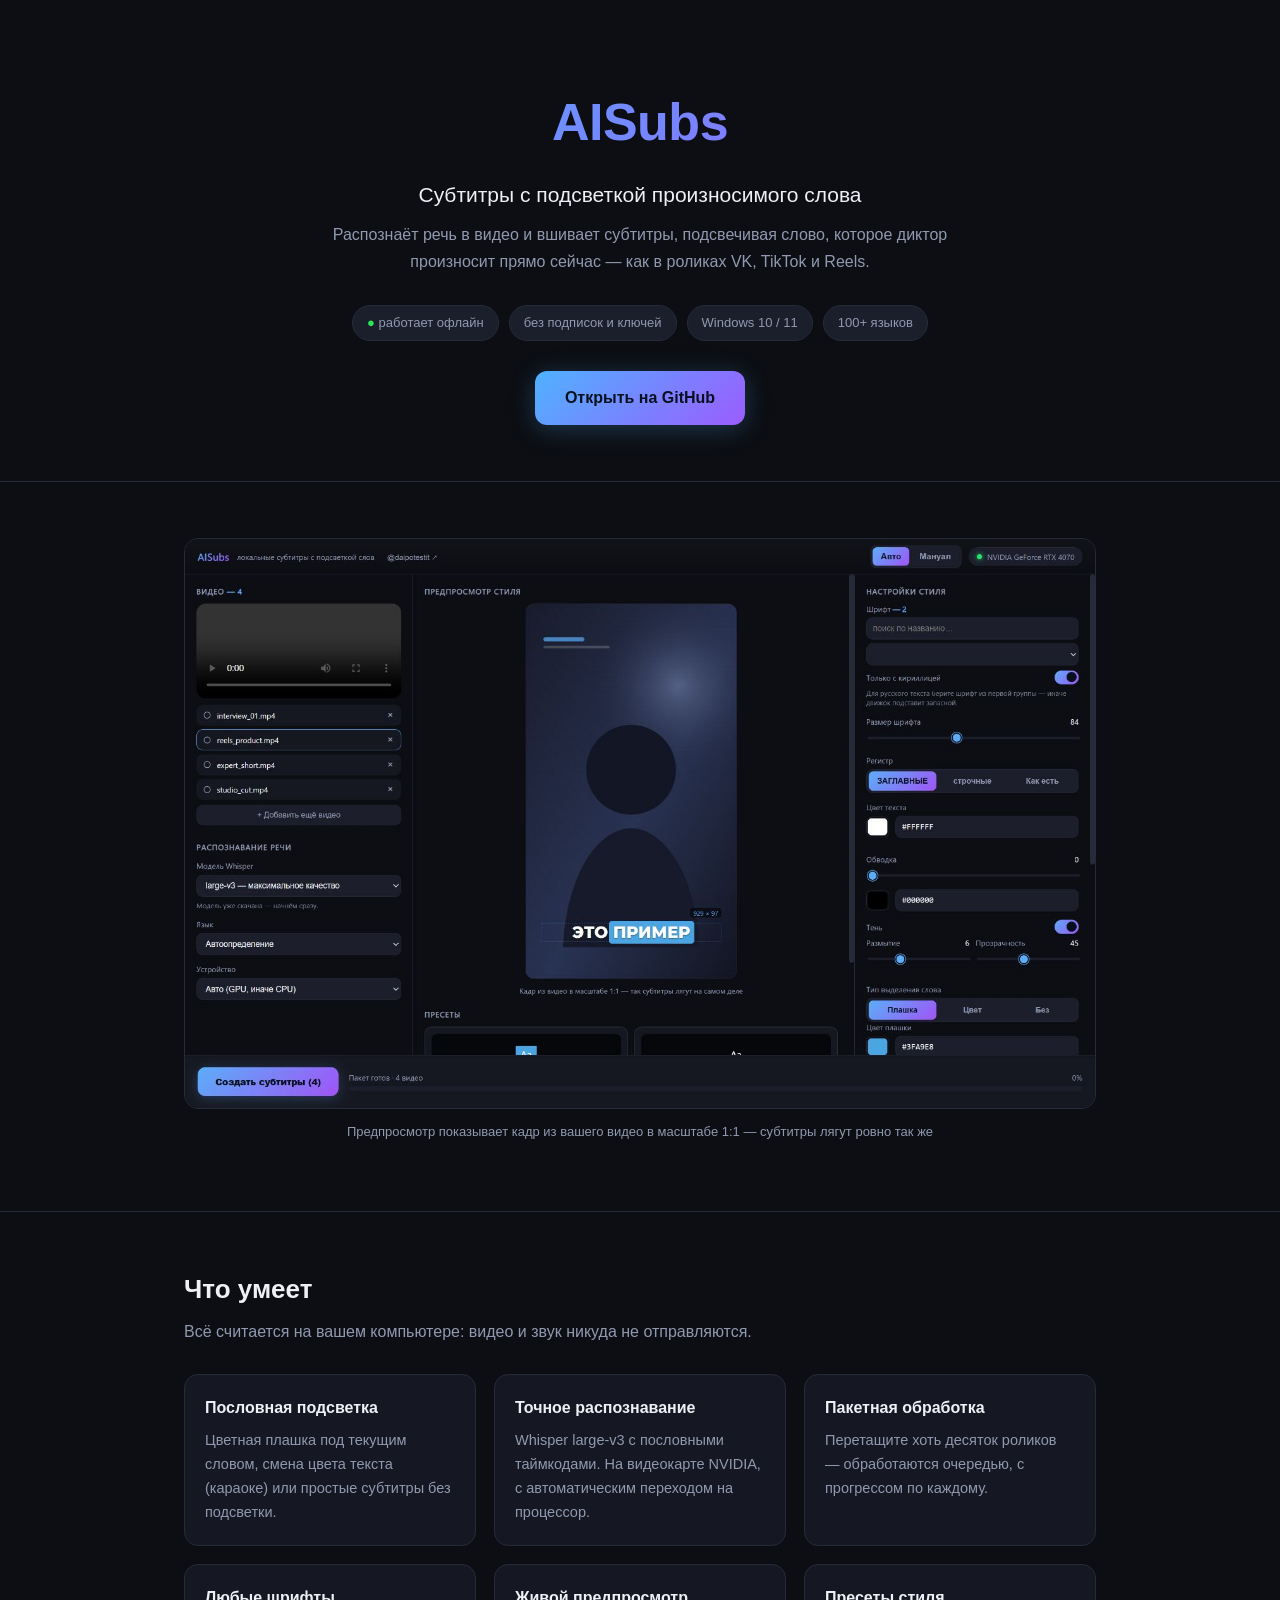
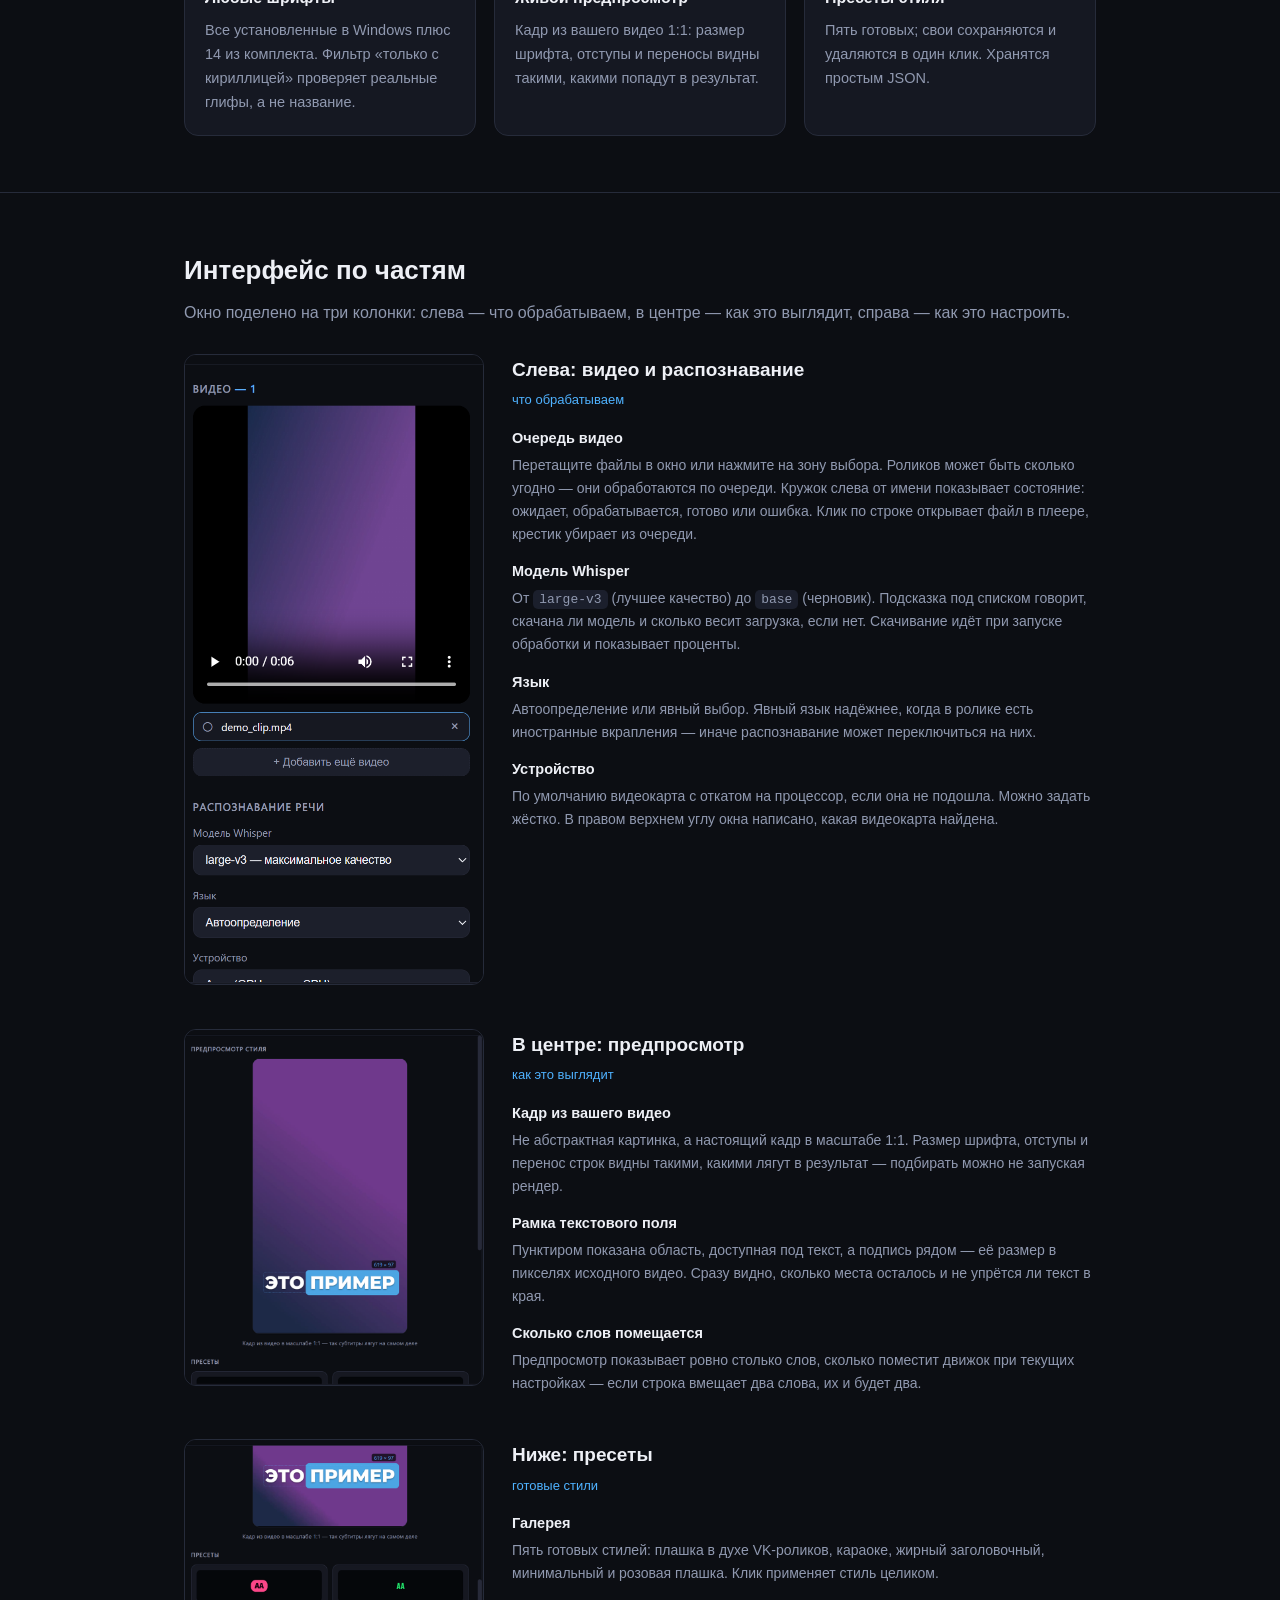
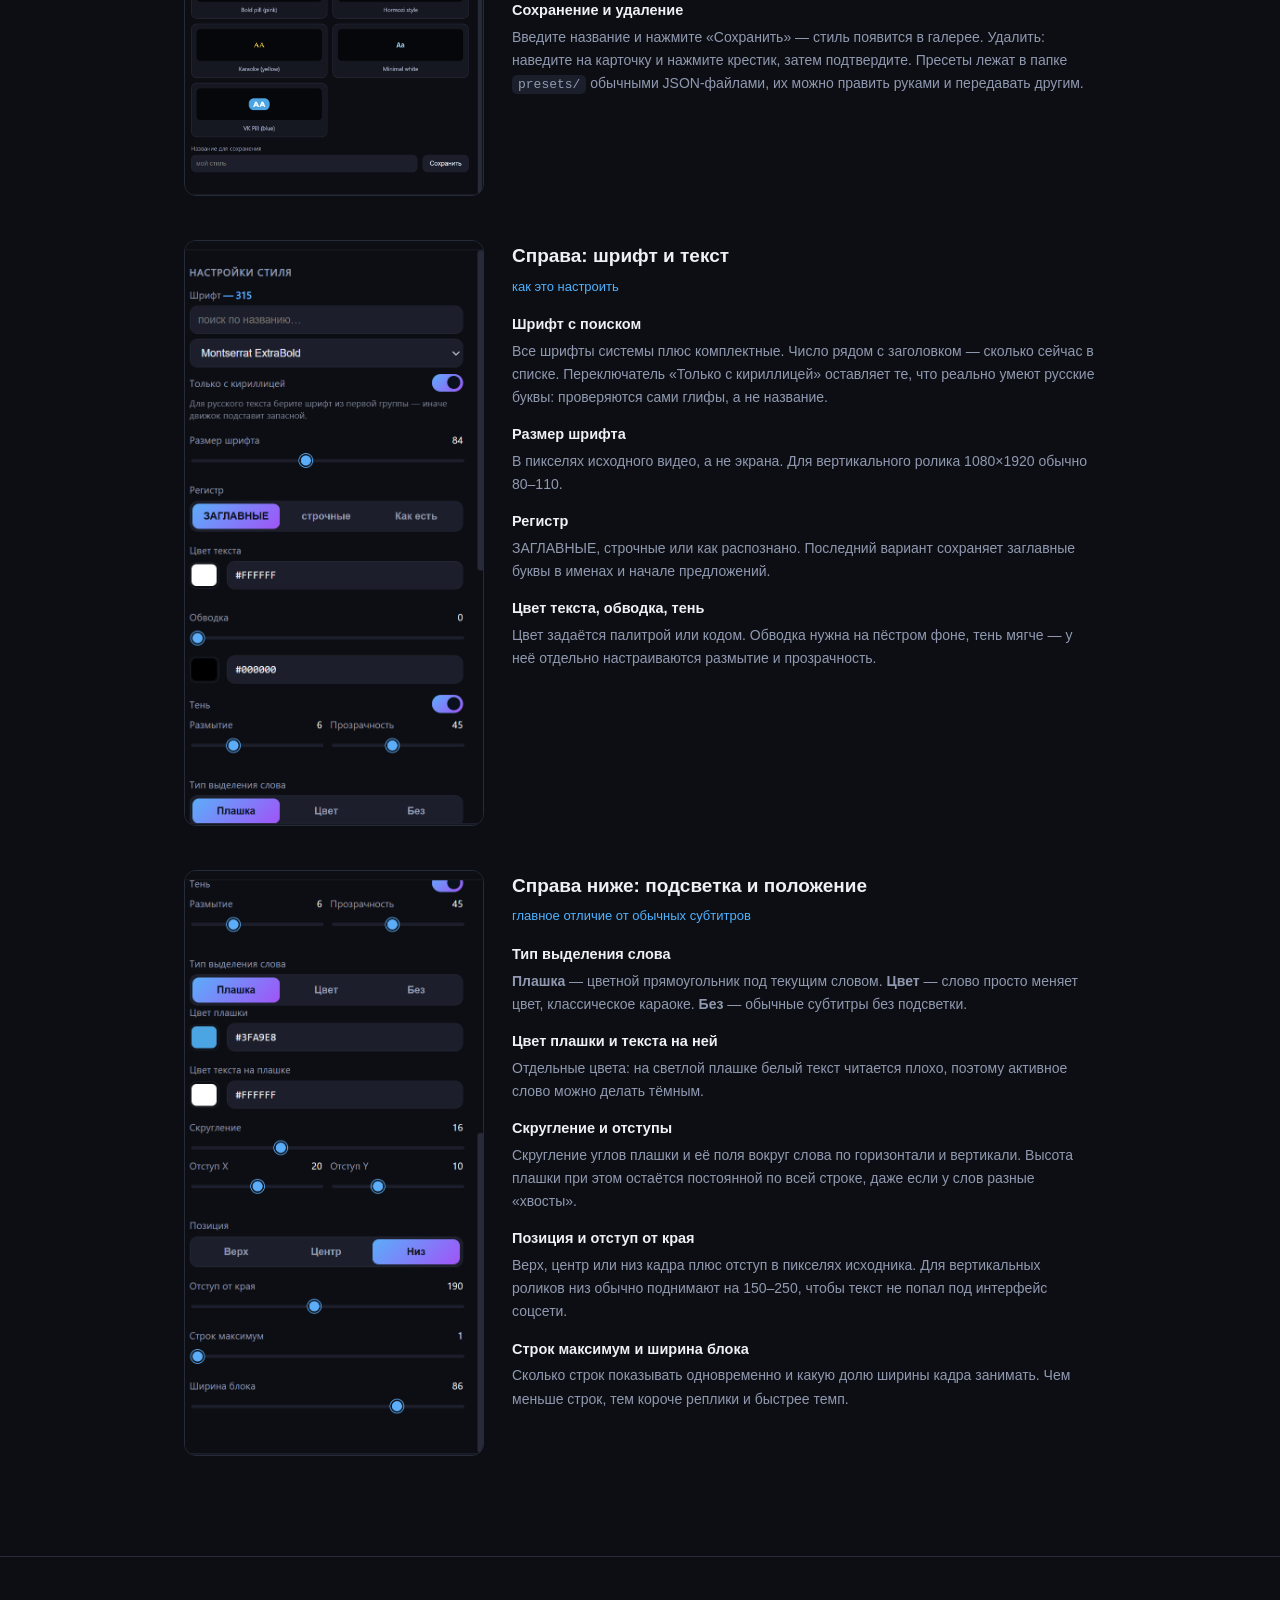
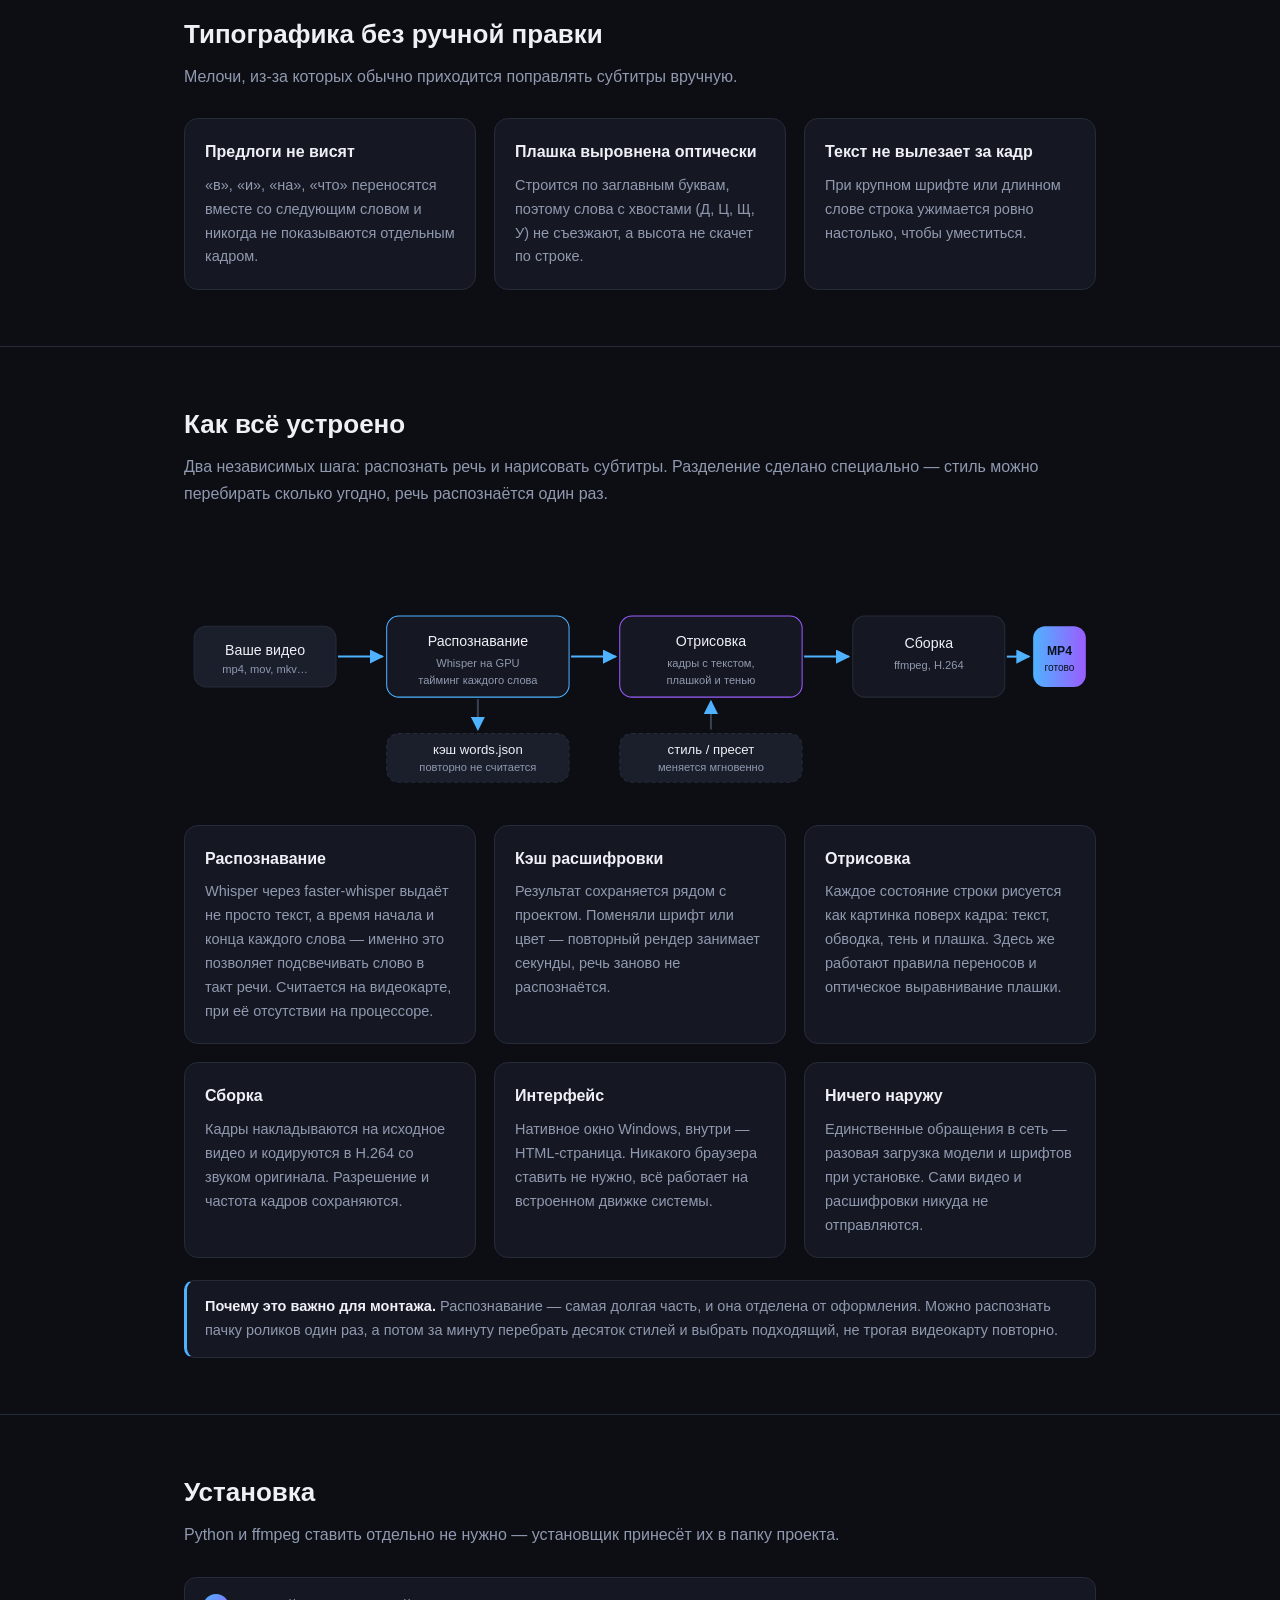
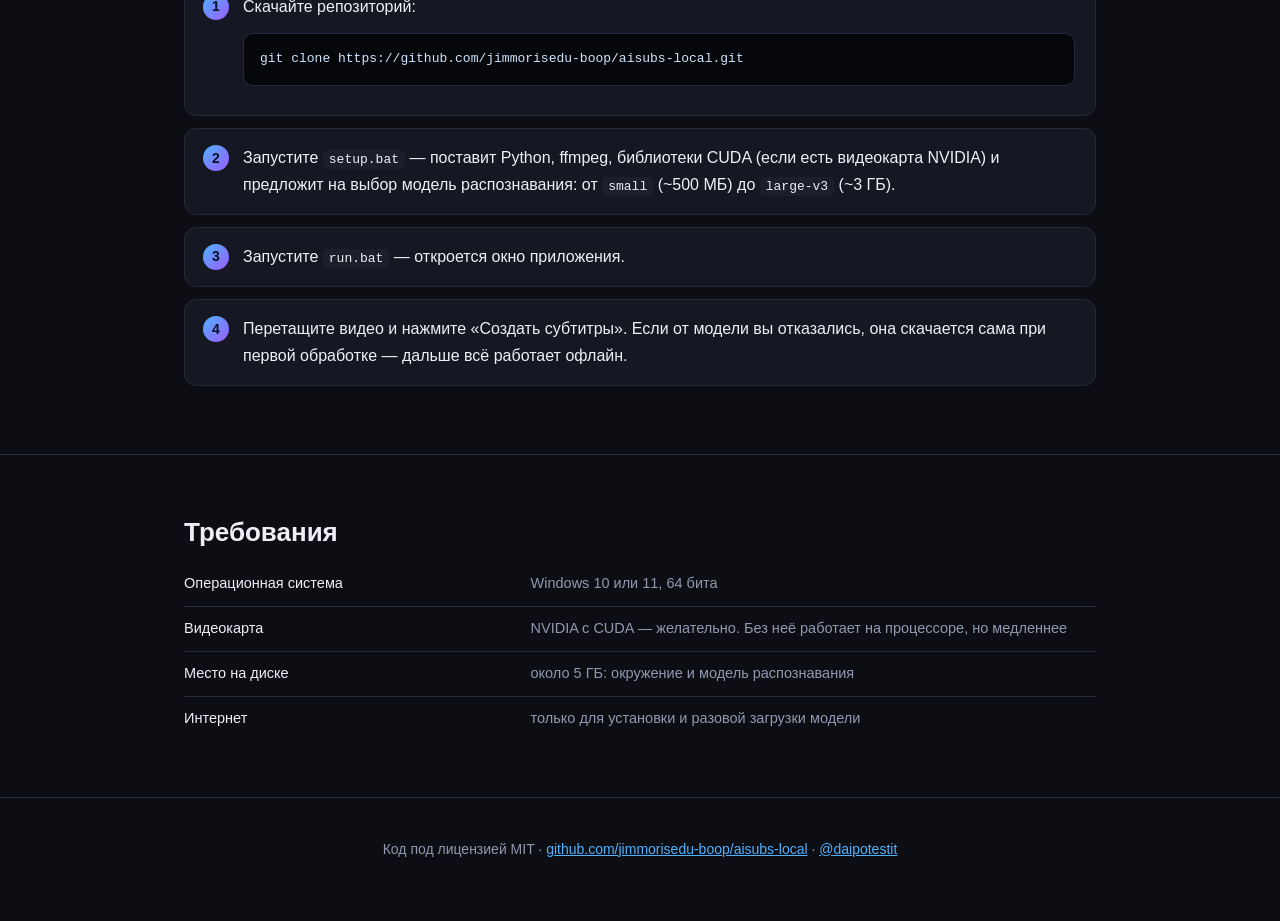
<file: docs/index.html>
<!DOCTYPE html>
<html lang="ru">
<head>
<meta charset="UTF-8">
<meta name="viewport" content="width=device-width, initial-scale=1">
<title>AISubs — локальные субтитры с подсветкой слов</title>
<meta name="description" content="Приложение для Windows: распознаёт речь и вшивает субтитры с подсветкой произносимого слова. Работает офлайн, без подписок.">
<style>
:root{
  --bg:#0c0e13; --panel:#151822; --panel-2:#1b1f2c; --border:#262b3a;
  --text:#eef0f6; --dim:#9099b0; --accent:#4fb2ff; --accent-2:#9b5cff;
  --grad:linear-gradient(135deg,#4fb2ff,#9b5cff); --good:#2be55b;
}
*{box-sizing:border-box}
body{
  margin:0; background:var(--bg); color:var(--text);
  font-family:-apple-system,"Segoe UI",Roboto,sans-serif; line-height:1.65;
}
a{color:var(--accent)}
.wrap{max-width:960px; margin:0 auto; padding:0 24px}

header{padding:80px 0 56px; text-align:center; border-bottom:1px solid var(--border)}
.logo{
  font-size:52px; font-weight:800; letter-spacing:-.5px; margin:0 0 12px;
  background:var(--grad); -webkit-background-clip:text; background-clip:text; color:transparent;
}
.tagline{font-size:21px; color:var(--text); margin:0 0 10px}
.sub{color:var(--dim); max-width:620px; margin:0 auto 30px}
.badges{display:flex; gap:10px; justify-content:center; flex-wrap:wrap; margin-bottom:30px}
.badge{
  background:var(--panel-2); border:1px solid var(--border); color:var(--dim);
  padding:6px 14px; border-radius:999px; font-size:13px;
}
.badge b{color:var(--good); font-weight:600}
.cta{
  display:inline-block; background:var(--grad); color:#08111f; font-weight:800;
  padding:14px 30px; border-radius:12px; text-decoration:none; font-size:16px;
  box-shadow:0 4px 24px rgba(79,178,255,.25);
}
.cta:hover{filter:brightness(1.08)}

section{padding:56px 0; border-bottom:1px solid var(--border)}
h2{font-size:26px; margin:0 0 8px}
.lead{color:var(--dim); margin:0 0 28px}

.shot{width:100%; border-radius:14px; border:1px solid var(--border); display:block}
.caption{text-align:center; color:var(--dim); font-size:13px; margin-top:12px}

.grid{display:grid; grid-template-columns:repeat(auto-fit,minmax(260px,1fr)); gap:18px}
.card{background:var(--panel); border:1px solid var(--border); border-radius:14px; padding:20px}
.card h3{margin:0 0 8px; font-size:16px}
.card p{margin:0; color:var(--dim); font-size:14.5px}

ol.steps{counter-reset:s; list-style:none; padding:0; margin:0}
ol.steps li{
  counter-increment:s; background:var(--panel); border:1px solid var(--border);
  border-radius:12px; padding:16px 20px 16px 58px; margin-bottom:12px; position:relative;
}
ol.steps li::before{
  content:counter(s); position:absolute; left:18px; top:16px;
  width:26px; height:26px; border-radius:50%; background:var(--grad); color:#08111f;
  font-weight:800; font-size:14px; display:flex; align-items:center; justify-content:center;
}
code, pre{font-family:ui-monospace,Consolas,monospace}
pre{
  background:#05070a; border:1px solid var(--border); border-radius:10px;
  padding:14px 16px; overflow-x:auto; font-size:13.5px; color:#cfe6ff;
}
code{background:var(--panel-2); padding:2px 6px; border-radius:5px; font-size:13px}
pre code{background:none; padding:0}

table{width:100%; border-collapse:collapse; font-size:14.5px}
td{padding:10px 0; border-bottom:1px solid var(--border); color:var(--dim)}
td:first-child{color:var(--text); width:38%}
tr:last-child td{border-bottom:none}

/* panel walkthrough */
.panel{
  display:grid; grid-template-columns:minmax(0,300px) 1fr; gap:28px;
  align-items:start; margin-bottom:44px;
}
.panel img{
  width:100%; border-radius:12px; border:1px solid var(--border); display:block;
}
.panel h3{margin:0 0 4px; font-size:19px}
.panel .role{color:var(--accent); font-size:13px; margin:0 0 16px}
dl{margin:0}
dt{color:var(--text); font-weight:600; font-size:14.5px; margin-top:14px}
dt:first-child{margin-top:0}
dd{margin:3px 0 0; color:var(--dim); font-size:14px}
@media (max-width:720px){
  .panel{grid-template-columns:1fr}
  .panel img{max-width:320px; margin:0 auto}
}

/* pipeline diagram */
.flow{width:100%; height:auto; display:block; margin:8px 0 26px}
.flow text{font-family:-apple-system,"Segoe UI",sans-serif}
.note{
  background:var(--panel); border:1px solid var(--border); border-left:3px solid var(--accent);
  border-radius:10px; padding:14px 18px; color:var(--dim); font-size:14.5px; margin-top:22px;
}
.note b{color:var(--text)}

footer{padding:40px 0 60px; text-align:center; color:var(--dim); font-size:14px}
</style>
</head>
<body>

<header>
  <div class="wrap">
    <h1 class="logo">AISubs</h1>
    <p class="tagline">Субтитры с подсветкой произносимого слова</p>
    <p class="sub">
      Распознаёт речь в видео и вшивает субтитры, подсвечивая слово, которое
      диктор произносит прямо сейчас — как в роликах VK, TikTok и Reels.
    </p>
    <div class="badges">
      <span class="badge"><b>●</b> работает офлайн</span>
      <span class="badge">без подписок и ключей</span>
      <span class="badge">Windows 10 / 11</span>
      <span class="badge">100+ языков</span>
    </div>
    <a class="cta" href="https://github.com/jimmorisedu-boop/aisubs-local">Открыть на GitHub</a>
  </div>
</header>

<section>
  <div class="wrap">
    <img class="shot" src="screenshot.png" alt="Окно AISubs: очередь видео, предпросмотр на кадре, настройки стиля">
    <p class="caption">Предпросмотр показывает кадр из вашего видео в масштабе 1:1 — субтитры лягут ровно так же</p>
  </div>
</section>

<section>
  <div class="wrap">
    <h2>Что умеет</h2>
    <p class="lead">Всё считается на вашем компьютере: видео и звук никуда не отправляются.</p>
    <div class="grid">
      <div class="card">
        <h3>Пословная подсветка</h3>
        <p>Цветная плашка под текущим словом, смена цвета текста (караоке) или простые субтитры без подсветки.</p>
      </div>
      <div class="card">
        <h3>Точное распознавание</h3>
        <p>Whisper large-v3 с пословными таймкодами. На видеокарте NVIDIA, с автоматическим переходом на процессор.</p>
      </div>
      <div class="card">
        <h3>Пакетная обработка</h3>
        <p>Перетащите хоть десяток роликов — обработаются очередью, с прогрессом по каждому.</p>
      </div>
      <div class="card">
        <h3>Любые шрифты</h3>
        <p>Все установленные в Windows плюс 14 из комплекта. Фильтр «только с кириллицей» проверяет реальные глифы, а не название.</p>
      </div>
      <div class="card">
        <h3>Живой предпросмотр</h3>
        <p>Кадр из вашего видео 1:1: размер шрифта, отступы и переносы видны такими, какими попадут в результат.</p>
      </div>
      <div class="card">
        <h3>Пресеты стиля</h3>
        <p>Пять готовых; свои сохраняются и удаляются в один клик. Хранятся простым JSON.</p>
      </div>
    </div>
  </div>
</section>

<section>
  <div class="wrap">
    <h2>Интерфейс по частям</h2>
    <p class="lead">Окно поделено на три колонки: слева — что обрабатываем,
       в центре — как это выглядит, справа — как это настроить.</p>

    <div class="panel">
      <img src="ui-input.png" alt="Левая панель: очередь видео и настройки распознавания">
      <div>
        <h3>Слева: видео и распознавание</h3>
        <p class="role">что обрабатываем</p>
        <dl>
          <dt>Очередь видео</dt>
          <dd>Перетащите файлы в окно или нажмите на зону выбора. Роликов может
              быть сколько угодно — они обработаются по очереди. Кружок слева от
              имени показывает состояние: ожидает, обрабатывается, готово или
              ошибка. Клик по строке открывает файл в плеере, крестик убирает
              из очереди.</dd>

          <dt>Модель Whisper</dt>
          <dd>От <code>large-v3</code> (лучшее качество) до <code>base</code>
              (черновик). Подсказка под списком говорит, скачана ли модель и
              сколько весит загрузка, если нет. Скачивание идёт при запуске
              обработки и показывает проценты.</dd>

          <dt>Язык</dt>
          <dd>Автоопределение или явный выбор. Явный язык надёжнее, когда в
              ролике есть иностранные вкрапления — иначе распознавание может
              переключиться на них.</dd>

          <dt>Устройство</dt>
          <dd>По умолчанию видеокарта с откатом на процессор, если она не
              подошла. Можно задать жёстко. В правом верхнем углу окна написано,
              какая видеокарта найдена.</dd>
        </dl>
      </div>
    </div>

    <div class="panel">
      <img src="ui-preview.png" alt="Центральная панель: предпросмотр на кадре видео">
      <div>
        <h3>В центре: предпросмотр</h3>
        <p class="role">как это выглядит</p>
        <dl>
          <dt>Кадр из вашего видео</dt>
          <dd>Не абстрактная картинка, а настоящий кадр в масштабе 1:1. Размер
              шрифта, отступы и перенос строк видны такими, какими лягут в
              результат — подбирать можно не запуская рендер.</dd>

          <dt>Рамка текстового поля</dt>
          <dd>Пунктиром показана область, доступная под текст, а подпись рядом —
              её размер в пикселях исходного видео. Сразу видно, сколько места
              осталось и не упрётся ли текст в края.</dd>

          <dt>Сколько слов помещается</dt>
          <dd>Предпросмотр показывает ровно столько слов, сколько поместит
              движок при текущих настройках — если строка вмещает два слова, их
              и будет два.</dd>
        </dl>
      </div>
    </div>

    <div class="panel">
      <img src="ui-presets.png" alt="Галерея пресетов и поле сохранения">
      <div>
        <h3>Ниже: пресеты</h3>
        <p class="role">готовые стили</p>
        <dl>
          <dt>Галерея</dt>
          <dd>Пять готовых стилей: плашка в духе VK-роликов, караоке, жирный
              заголовочный, минимальный и розовая плашка. Клик применяет стиль
              целиком.</dd>

          <dt>Сохранение и удаление</dt>
          <dd>Введите название и нажмите «Сохранить» — стиль появится в галерее.
              Удалить: наведите на карточку и нажмите крестик, затем
              подтвердите. Пресеты лежат в папке <code>presets/</code> обычными
              JSON-файлами, их можно править руками и передавать другим.</dd>
        </dl>
      </div>
    </div>

    <div class="panel">
      <img src="ui-style.png" alt="Правая панель: шрифт, размер, регистр, цвет, обводка, тень">
      <div>
        <h3>Справа: шрифт и текст</h3>
        <p class="role">как это настроить</p>
        <dl>
          <dt>Шрифт с поиском</dt>
          <dd>Все шрифты системы плюс комплектные. Число рядом с заголовком —
              сколько сейчас в списке. Переключатель «Только с кириллицей»
              оставляет те, что реально умеют русские буквы: проверяются сами
              глифы, а не название.</dd>

          <dt>Размер шрифта</dt>
          <dd>В пикселях исходного видео, а не экрана. Для вертикального ролика
              1080×1920 обычно 80–110.</dd>

          <dt>Регистр</dt>
          <dd>ЗАГЛАВНЫЕ, строчные или как распознано. Последний вариант
              сохраняет заглавные буквы в именах и начале предложений.</dd>

          <dt>Цвет текста, обводка, тень</dt>
          <dd>Цвет задаётся палитрой или кодом. Обводка нужна на пёстром фоне,
              тень мягче — у неё отдельно настраиваются размытие и
              прозрачность.</dd>
        </dl>
      </div>
    </div>

    <div class="panel">
      <img src="ui-style-2.png" alt="Настройки подсветки слова и положения блока">
      <div>
        <h3>Справа ниже: подсветка и положение</h3>
        <p class="role">главное отличие от обычных субтитров</p>
        <dl>
          <dt>Тип выделения слова</dt>
          <dd><b>Плашка</b> — цветной прямоугольник под текущим словом.
              <b>Цвет</b> — слово просто меняет цвет, классическое караоке.
              <b>Без</b> — обычные субтитры без подсветки.</dd>

          <dt>Цвет плашки и текста на ней</dt>
          <dd>Отдельные цвета: на светлой плашке белый текст читается плохо,
              поэтому активное слово можно делать тёмным.</dd>

          <dt>Скругление и отступы</dt>
          <dd>Скругление углов плашки и её поля вокруг слова по горизонтали и
              вертикали. Высота плашки при этом остаётся постоянной по всей
              строке, даже если у слов разные «хвосты».</dd>

          <dt>Позиция и отступ от края</dt>
          <dd>Верх, центр или низ кадра плюс отступ в пикселях исходника. Для
              вертикальных роликов низ обычно поднимают на 150–250, чтобы текст
              не попал под интерфейс соцсети.</dd>

          <dt>Строк максимум и ширина блока</dt>
          <dd>Сколько строк показывать одновременно и какую долю ширины кадра
              занимать. Чем меньше строк, тем короче реплики и быстрее темп.</dd>
        </dl>
      </div>
    </div>
  </div>
</section>

<section>
  <div class="wrap">
    <h2>Типографика без ручной правки</h2>
    <p class="lead">Мелочи, из-за которых обычно приходится поправлять субтитры вручную.</p>
    <div class="grid">
      <div class="card">
        <h3>Предлоги не висят</h3>
        <p>«в», «и», «на», «что» переносятся вместе со следующим словом и никогда не показываются отдельным кадром.</p>
      </div>
      <div class="card">
        <h3>Плашка выровнена оптически</h3>
        <p>Строится по заглавным буквам, поэтому слова с хвостами (Д, Ц, Щ, У) не съезжают, а высота не скачет по строке.</p>
      </div>
      <div class="card">
        <h3>Текст не вылезает за кадр</h3>
        <p>При крупном шрифте или длинном слове строка ужимается ровно настолько, чтобы уместиться.</p>
      </div>
    </div>
  </div>
</section>

<section>
  <div class="wrap">
    <h2>Как всё устроено</h2>
    <p class="lead">Два независимых шага: распознать речь и нарисовать субтитры.
       Разделение сделано специально — стиль можно перебирать сколько угодно,
       речь распознаётся один раз.</p>

    <svg class="flow" viewBox="0 0 900 260" xmlns="http://www.w3.org/2000/svg" role="img"
         aria-label="Схема: видео идёт в распознавание речи, результат кэшируется, затем отрисовка субтитров и сборка видео">
      <defs>
        <marker id="arrow" viewBox="0 0 10 10" refX="9" refY="5" markerWidth="7" markerHeight="7" orient="auto">
          <path d="M0,0 L10,5 L0,10 z" fill="#4fb2ff"/>
        </marker>
        <linearGradient id="g1" x1="0" y1="0" x2="1" y2="0">
          <stop offset="0%" stop-color="#4fb2ff"/><stop offset="100%" stop-color="#9b5cff"/>
        </linearGradient>
      </defs>

      <rect x="10" y="90" width="140" height="60" rx="12" fill="#1b1f2c" stroke="#262b3a"/>
      <text x="80" y="118" fill="#eef0f6" font-size="14" text-anchor="middle">Ваше видео</text>
      <text x="80" y="136" fill="#9099b0" font-size="11" text-anchor="middle">mp4, mov, mkv…</text>

      <rect x="200" y="80" width="180" height="80" rx="12" fill="#151822" stroke="#4fb2ff"/>
      <text x="290" y="110" fill="#eef0f6" font-size="14" text-anchor="middle">Распознавание</text>
      <text x="290" y="130" fill="#9099b0" font-size="11" text-anchor="middle">Whisper на GPU</text>
      <text x="290" y="147" fill="#9099b0" font-size="11" text-anchor="middle">тайминг каждого слова</text>

      <rect x="200" y="196" width="180" height="48" rx="12" fill="#1b1f2c" stroke="#262b3a" stroke-dasharray="4 3"/>
      <text x="290" y="216" fill="#eef0f6" font-size="13" text-anchor="middle">кэш words.json</text>
      <text x="290" y="233" fill="#9099b0" font-size="11" text-anchor="middle">повторно не считается</text>

      <rect x="430" y="80" width="180" height="80" rx="12" fill="#151822" stroke="#9b5cff"/>
      <text x="520" y="110" fill="#eef0f6" font-size="14" text-anchor="middle">Отрисовка</text>
      <text x="520" y="130" fill="#9099b0" font-size="11" text-anchor="middle">кадры с текстом,</text>
      <text x="520" y="147" fill="#9099b0" font-size="11" text-anchor="middle">плашкой и тенью</text>

      <rect x="430" y="196" width="180" height="48" rx="12" fill="#1b1f2c" stroke="#262b3a" stroke-dasharray="4 3"/>
      <text x="520" y="216" fill="#eef0f6" font-size="13" text-anchor="middle">стиль / пресет</text>
      <text x="520" y="233" fill="#9099b0" font-size="11" text-anchor="middle">меняется мгновенно</text>

      <rect x="660" y="80" width="150" height="80" rx="12" fill="#151822" stroke="#262b3a"/>
      <text x="735" y="112" fill="#eef0f6" font-size="14" text-anchor="middle">Сборка</text>
      <text x="735" y="132" fill="#9099b0" font-size="11" text-anchor="middle">ffmpeg, H.264</text>

      <rect x="838" y="90" width="52" height="60" rx="12" fill="url(#g1)"/>
      <text x="864" y="118" fill="#08111f" font-size="12" font-weight="700" text-anchor="middle">MP4</text>
      <text x="864" y="134" fill="#08111f" font-size="10" text-anchor="middle">готово</text>

      <line x1="152" y1="120" x2="196" y2="120" stroke="#4fb2ff" stroke-width="2" marker-end="url(#arrow)"/>
      <line x1="382" y1="120" x2="426" y2="120" stroke="#4fb2ff" stroke-width="2" marker-end="url(#arrow)"/>
      <line x1="612" y1="120" x2="656" y2="120" stroke="#4fb2ff" stroke-width="2" marker-end="url(#arrow)"/>
      <line x1="812" y1="120" x2="834" y2="120" stroke="#4fb2ff" stroke-width="2" marker-end="url(#arrow)"/>
      <line x1="290" y1="162" x2="290" y2="192" stroke="#3a4155" stroke-width="2" marker-end="url(#arrow)"/>
      <line x1="520" y1="192" x2="520" y2="164" stroke="#3a4155" stroke-width="2" marker-end="url(#arrow)"/>
    </svg>

    <div class="grid">
      <div class="card">
        <h3>Распознавание</h3>
        <p>Whisper через faster-whisper выдаёт не просто текст, а время начала и
           конца каждого слова — именно это позволяет подсвечивать слово в такт
           речи. Считается на видеокарте, при её отсутствии на процессоре.</p>
      </div>
      <div class="card">
        <h3>Кэш расшифровки</h3>
        <p>Результат сохраняется рядом с проектом. Поменяли шрифт или цвет —
           повторный рендер занимает секунды, речь заново не распознаётся.</p>
      </div>
      <div class="card">
        <h3>Отрисовка</h3>
        <p>Каждое состояние строки рисуется как картинка поверх кадра: текст,
           обводка, тень и плашка. Здесь же работают правила переносов и
           оптическое выравнивание плашки.</p>
      </div>
      <div class="card">
        <h3>Сборка</h3>
        <p>Кадры накладываются на исходное видео и кодируются в H.264 со звуком
           оригинала. Разрешение и частота кадров сохраняются.</p>
      </div>
      <div class="card">
        <h3>Интерфейс</h3>
        <p>Нативное окно Windows, внутри — HTML-страница. Никакого браузера
           ставить не нужно, всё работает на встроенном движке системы.</p>
      </div>
      <div class="card">
        <h3>Ничего наружу</h3>
        <p>Единственные обращения в сеть — разовая загрузка модели и шрифтов при
           установке. Сами видео и расшифровки никуда не отправляются.</p>
      </div>
    </div>

    <div class="note">
      <b>Почему это важно для монтажа.</b> Распознавание — самая долгая часть, и
      она отделена от оформления. Можно распознать пачку роликов один раз, а
      потом за минуту перебрать десяток стилей и выбрать подходящий, не трогая
      видеокарту повторно.
    </div>
  </div>
</section>

<section>
  <div class="wrap">
    <h2>Установка</h2>
    <p class="lead">Python и ffmpeg ставить отдельно не нужно — установщик принесёт их в папку проекта.</p>
    <ol class="steps">
      <li>Скачайте репозиторий:
        <pre><code>git clone https://github.com/jimmorisedu-boop/aisubs-local.git</code></pre>
      </li>
      <li>Запустите <code>setup.bat</code> — поставит Python, ffmpeg, библиотеки
          CUDA (если есть видеокарта NVIDIA) и предложит на выбор модель
          распознавания: от <code>small</code> (~500 МБ) до
          <code>large-v3</code> (~3 ГБ).</li>
      <li>Запустите <code>run.bat</code> — откроется окно приложения.</li>
      <li>Перетащите видео и нажмите «Создать субтитры». Если от модели вы
          отказались, она скачается сама при первой обработке — дальше всё
          работает офлайн.</li>
    </ol>
  </div>
</section>

<section>
  <div class="wrap">
    <h2>Требования</h2>
    <table>
      <tr><td>Операционная система</td><td>Windows 10 или 11, 64 бита</td></tr>
      <tr><td>Видеокарта</td><td>NVIDIA с CUDA — желательно. Без неё работает на процессоре, но медленнее</td></tr>
      <tr><td>Место на диске</td><td>около 5 ГБ: окружение и модель распознавания</td></tr>
      <tr><td>Интернет</td><td>только для установки и разовой загрузки модели</td></tr>
    </table>
  </div>
</section>

<footer>
  <div class="wrap">
    Код под лицензией MIT ·
    <a href="https://github.com/jimmorisedu-boop/aisubs-local">github.com/jimmorisedu-boop/aisubs-local</a>
    · <a href="https://t.me/daipotestit">@daipotestit</a>
  </div>
</footer>

</body>
</html>
</file>
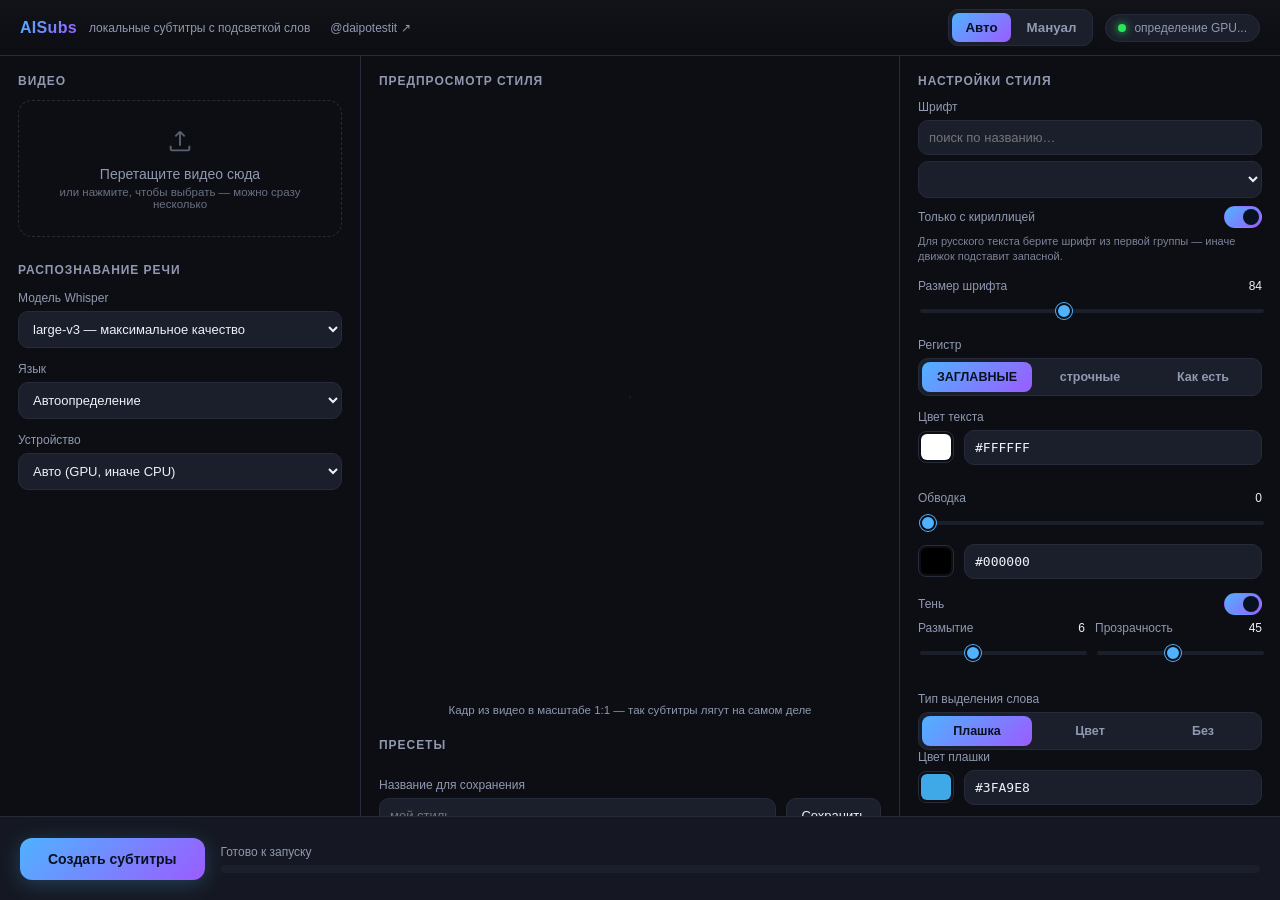
<file: gui/index.html>
<!DOCTYPE html>
<html lang="ru">
<head>
<meta charset="UTF-8">
<title>AISubs</title>
<style>
@font-face { font-family: "Montserrat"; src: url("../fonts/Montserrat-var.ttf"); font-weight: 100 900; }
@font-face { font-family: "Oswald"; src: url("../fonts/Oswald-var.ttf"); font-weight: 200 700; }
@font-face { font-family: "Rubik"; src: url("../fonts/Rubik-var.ttf"); font-weight: 300 900; }
@font-face { font-family: "Fira Sans ExtraBold"; src: url("../fonts/FiraSans-ExtraBold.ttf"); }
@font-face { font-family: "Fira Sans Black"; src: url("../fonts/FiraSans-Black.ttf"); }
@font-face { font-family: "Fira Sans Medium"; src: url("../fonts/FiraSans-Medium.ttf"); }
@font-face { font-family: "PT Sans Bold"; src: url("../fonts/PTSans-Bold.ttf"); }
@font-face { font-family: "Bebas Neue"; src: url("../fonts/BebasNeue-Regular.ttf"); }
@font-face { font-family: "Poppins ExtraBold"; src: url("../fonts/Poppins-ExtraBold.ttf"); }
@font-face { font-family: "Poppins Black"; src: url("../fonts/Poppins-Black.ttf"); }
@font-face { font-family: "Anton"; src: url("../fonts/Anton-Regular.ttf"); }
@font-face { font-family: "Archivo Black"; src: url("../fonts/ArchivoBlack-Regular.ttf"); }
@font-face { font-family: "Bangers"; src: url("../fonts/Bangers-Regular.ttf"); }
@font-face { font-family: "UI Sans"; src: local("Segoe UI"); }

:root{
  --bg: #0c0e13;
  --panel: #151822;
  --panel-2: #1b1f2c;
  --border: #262b3a;
  --text: #eef0f6;
  --text-dim: #9099b0;
  --accent: #4fb2ff;
  --accent-2: #9b5cff;
  --accent-grad: linear-gradient(135deg, #4fb2ff, #9b5cff);
  --good: #2be55b;
  --danger: #ff4d5e;
  --radius: 14px;
}

*{ box-sizing: border-box; }
html,body{ height:100%; }
body{
  margin:0;
  background: var(--bg);
  color: var(--text);
  font-family: "UI Sans", "Segoe UI", sans-serif;
  font-size: 14px;
  overflow: hidden;
}

.app{
  display:grid;
  grid-template-rows: 56px 1fr 84px;
  height:100vh;
}

/* ---------- header ---------- */
.header{
  display:flex; align-items:center; gap:12px;
  padding: 0 20px;
  border-bottom: 1px solid var(--border);
  background: linear-gradient(180deg, rgba(255,255,255,0.02), transparent);
  -webkit-app-region: drag;
}
.logo{
  font-weight:800; font-size:16px; letter-spacing:.3px;
  background: var(--accent-grad);
  -webkit-background-clip:text; background-clip:text; color:transparent;
}
.logo-sub{ color:var(--text-dim); font-size:12px; }
.creator-link{
  border:0; background:transparent; color:var(--text-dim);
  padding:6px 8px; border-radius:7px; cursor:pointer; font-size:12px;
  -webkit-app-region:no-drag;
}
.creator-link:hover{ color:var(--text); background:var(--panel-2); }
.creator-link:focus-visible{ outline:2px solid var(--accent); outline-offset:2px; }
.spacer{ flex:1; }
.gpu-badge{
  display:flex; align-items:center; gap:8px;
  padding:6px 12px; border-radius:999px;
  background: var(--panel-2); border:1px solid var(--border);
  font-size:12px; color: var(--text-dim);
  -webkit-app-region: no-drag;
}
.mode-switch{ display:flex; gap:3px; padding:3px; border:1px solid var(--border); border-radius:10px; background:var(--panel-2); -webkit-app-region:no-drag; }
.mode-switch button{ border:0; background:transparent; color:var(--text-dim); padding:7px 13px; border-radius:7px; cursor:pointer; font-weight:700; }
.mode-switch button.active{ background:var(--accent-grad); color:#08111f; }
.dot{ width:8px; height:8px; border-radius:50%; background:var(--good); box-shadow:0 0 8px var(--good); }

/* ---------- main layout ---------- */
.main{
  display:grid;
  grid-template-columns: 360px 1fr 380px;
  gap:1px;
  background: var(--border);
  overflow:hidden;
}
.manual-workspace{ display:grid; grid-template-columns:340px 1fr; gap:1px; background:var(--border); overflow:hidden; }
.manual-sidebar,.manual-editor{ background:var(--bg); padding:18px; overflow:auto; }
.manual-summary{ color:var(--text-dim); font-size:12px; margin-bottom:12px; }
.manual-filters{ display:flex; gap:6px; margin-bottom:12px; flex-wrap:wrap; }
.manual-filters button,.manual-toolbar button,.word-actions button{ border:1px solid var(--border); background:var(--panel-2); color:var(--text-dim); padding:7px 10px; border-radius:8px; cursor:pointer; }
.manual-filters button.active{ border-color:var(--accent); color:var(--text); }
.manual-item{ width:100%; display:grid; grid-template-columns:22px 1fr auto; gap:8px; align-items:center; text-align:left; border:1px solid transparent; background:var(--panel); color:var(--text); padding:10px; border-radius:10px; margin-bottom:6px; cursor:pointer; }
.manual-item.selected{ border-color:var(--accent); }
.manual-item small{ display:block; color:var(--text-dim); margin-top:3px; }
.manual-item .error{ color:var(--danger); }
.manual-empty{ display:grid; place-items:center; min-height:100%; color:var(--text-dim); text-align:center; }
.manual-editor-head{ display:flex; align-items:center; gap:12px; margin-bottom:12px; }
.manual-editor-head h2{ margin:0; font-size:18px; overflow:hidden; text-overflow:ellipsis; white-space:nowrap; }
.save-state{ margin-left:auto; color:var(--text-dim); font-size:12px; }
.manual-content{ display:grid; grid-template-columns:minmax(260px,38%) 1fr; gap:18px; min-height:0; }
.manual-video{ width:100%; max-height:420px; background:#000; border-radius:12px; }
.attention-box{ margin-top:10px; padding:10px; border-radius:10px; background:rgba(255,190,67,.08); color:#ffc864; font-size:12px; }
.word-editor{ display:flex; flex-direction:column; min-height:0; }
.word-list{ overflow:auto; padding-right:6px; }
.word-row{ display:grid; grid-template-columns:minmax(150px,1fr) 82px 82px auto; gap:7px; align-items:center; padding:7px; border-bottom:1px solid var(--border); }
.word-row.low-confidence{ background:rgba(255,190,67,.06); }
.word-row.deleted{ opacity:.45; }
.word-row input{ width:100%; background:var(--panel-2); border:1px solid var(--border); color:var(--text); border-radius:8px; padding:8px; }
.word-row input:focus{ border-color:var(--accent); outline:none; }
.word-time{ font-variant-numeric:tabular-nums; }
.manual-toolbar{ display:flex; gap:8px; align-items:center; margin-top:12px; flex-wrap:wrap; }
.manual-toolbar .primary{ background:var(--accent-grad); color:#08111f; border:0; font-weight:800; }
.manual-toolbar button:disabled{ opacity:.45; cursor:not-allowed; }
.sr-status{ position:absolute; width:1px; height:1px; overflow:hidden; clip:rect(0,0,0,0); }
.col{
  background: var(--bg);
  padding:18px;
  overflow-y:auto;
}
.col::-webkit-scrollbar{ width:8px; }
.col::-webkit-scrollbar-thumb{ background:var(--border); border-radius:4px; }

h3{ font-size:12px; text-transform:uppercase; letter-spacing:.08em; color:var(--text-dim); margin:0 0 12px; font-weight:700; }
.section{ margin-bottom:26px; }

/* ---------- drop zone / video ---------- */
.dropzone{
  border:1.5px dashed var(--border);
  border-radius: var(--radius);
  padding: 26px 16px;
  text-align:center;
  cursor:pointer;
  transition:.15s;
  color: var(--text-dim);
}
.dropzone:hover{ border-color: var(--accent); color:var(--text); background:rgba(79,178,255,0.05); }
.dropzone svg{ opacity:.6; margin-bottom:8px; }

/* drag & drop feedback - the drop is handled natively by the window, so the
   body class is toggled from Python rather than by HTML5 drag events */
body.dragging .dropzone{
  border-color: var(--accent); border-style:solid;
  background:rgba(79,178,255,0.12); color:var(--text);
  transform: scale(1.01);
}
body.dragging .dropzone svg{ opacity:1; }
.drop-overlay{
  position:fixed; inset:0; z-index:60;
  background:rgba(12,14,19,0.82);
  border:3px dashed var(--accent);
  display:none; align-items:center; justify-content:center;
  flex-direction:column; gap:12px;
  font-size:20px; font-weight:800; color:var(--text);
  pointer-events:none;
}
body.dragging .drop-overlay{ display:flex; }
.drop-overlay .sub{ font-size:13px; font-weight:500; color:var(--text-dim); }
.video-wrap{ border-radius: var(--radius); overflow:hidden; background:#000; position:relative; }
video{ width:100%; display:block; max-height:340px; background:#000; }
.dropzone-hint{ font-size:11.5px; opacity:.7; margin-top:4px; }
.field-hint{ font-size:11px; color:var(--text-dim); margin-top:6px; line-height:1.4; opacity:.85; }
.font-count{ color:var(--accent); font-weight:700; }
.queue-count{ color:var(--accent); font-weight:700; }

.file-list{ margin-top:10px; display:flex; flex-direction:column; gap:6px; max-height:210px; overflow-y:auto; }
.file-row{
  display:flex; align-items:center; gap:9px;
  padding:8px 10px; background:var(--panel); border-radius:10px;
  font-size:12px; color:var(--text-dim); border:1px solid transparent; cursor:pointer;
}
.file-row:hover{ border-color:var(--border); }
.file-row.selected{ border-color:var(--accent); }
.file-row.active{ border-color:var(--accent); background:rgba(79,178,255,0.08); }
.file-row .name{
  flex:1; color:var(--text); white-space:nowrap; overflow:hidden; text-overflow:ellipsis;
}
.file-row .status{ font-size:15px; line-height:1; flex:0 0 auto; }
.file-row.done .status{ color:var(--good); }
.file-row.failed .status{ color:var(--danger); }
.file-row .remove{
  background:none; border:none; color:var(--text-dim); cursor:pointer; font-size:16px;
  padding:0 2px; line-height:1; flex:0 0 auto;
}
.file-row .remove:hover{ color:var(--danger); }
.file-row .mini-bar{ flex:0 0 46px; height:4px; background:var(--panel-2); border-radius:2px; overflow:hidden; }
.file-row .mini-fill{ height:100%; width:0%; background:var(--accent-grad); transition:width .25s; }

.add-more-btn{
  width:100%; margin-top:8px; background:var(--panel-2); border:1px dashed var(--border);
  color:var(--text-dim); padding:8px; border-radius:10px; cursor:pointer; font-size:12.5px;
}
.add-more-btn:hover{ border-color:var(--accent); color:var(--text); }

/* ---------- form controls ---------- */
label{ display:block; font-size:12px; color:var(--text-dim); margin: 14px 0 6px; }
label:first-child{ margin-top:0; }
.row{ display:flex; gap:10px; }
.row > *{ flex:1; }

select, .btn, input[type=text]{
  width:100%;
  background: var(--panel-2);
  border:1px solid var(--border);
  color: var(--text);
  padding:9px 10px;
  border-radius:10px;
  font-size:13px;
  outline:none;
  transition:.15s;
}
select:hover, input[type=text]:hover{ border-color:#3a4155; }
select:focus, input[type=text]:focus{ border-color: var(--accent); }

input[type=range]{
  width:100%; -webkit-appearance:none; background:transparent; height:20px;
}
input[type=range]::-webkit-slider-runnable-track{
  height:4px; border-radius:2px; background: var(--panel-2);
}
input[type=range]::-webkit-slider-thumb{
  -webkit-appearance:none; width:16px; height:16px; margin-top:-6px;
  border-radius:50%; background: var(--accent); border:2px solid #0c0e13;
  box-shadow:0 0 0 1px var(--accent);
}
.range-val{ float:right; color:var(--text); font-variant-numeric: tabular-nums; }

input[type=color]{
  -webkit-appearance:none; width:36px; height:32px; padding:0; border:1px solid var(--border);
  border-radius:8px; background:none; cursor:pointer;
}
input[type=color]::-webkit-color-swatch-wrapper{ padding:2px; }
input[type=color]::-webkit-color-swatch{ border-radius:6px; border:none; }

.color-row{ display:flex; align-items:center; gap:10px; }
.color-row input[type=text]{ flex:1; font-family:monospace; text-transform:uppercase; }

.toggle-group{ display:flex; background:var(--panel-2); border:1px solid var(--border); border-radius:10px; padding:3px; gap:3px; }
.toggle-group button{
  flex:1; background:none; border:none; color:var(--text-dim); padding:8px 6px; border-radius:8px;
  font-size:12.5px; cursor:pointer; transition:.15s; font-weight:600;
}
.toggle-group button.active{ background: var(--accent-grad); color:#08111f; }

.switch-row{ display:flex; align-items:center; justify-content:space-between; margin:14px 0 6px; }
.switch-row label{ margin:0; }
.switch{ position:relative; width:38px; height:22px; }
.switch input{ opacity:0; width:0; height:0; }
.slider-toggle{ position:absolute; inset:0; background:var(--panel-2); border:1px solid var(--border); border-radius:22px; cursor:pointer; transition:.15s; }
.slider-toggle:before{ content:""; position:absolute; width:16px; height:16px; left:2px; top:2px; background:var(--text-dim); border-radius:50%; transition:.15s; }
.switch input:checked + .slider-toggle{ background: var(--accent-grad); border-color:transparent; }
.switch input:checked + .slider-toggle:before{ transform:translateX(16px); background:#08111f; }

/* ---------- presets ---------- */
.preset-grid{ display:grid; grid-template-columns: 1fr 1fr; gap:10px; }
.preset-card{
  background: var(--panel); border:1.5px solid var(--border); border-radius:12px;
  padding:10px; cursor:pointer; transition:.15s; text-align:center;
}
.preset-card:hover{ border-color:#3a4155; transform:translateY(-1px); }
.preset-card.active{ border-color: var(--accent); box-shadow:0 0 0 1px var(--accent); }
.preset-thumb{
  border-radius:8px; background:#05070a; height:64px; display:flex; align-items:center; justify-content:center;
  margin-bottom:8px; overflow:hidden;
}
.preset-name{ font-size:11.5px; color:var(--text-dim); font-weight:600; }
.preset-card.active .preset-name{ color:var(--text); }
.preset-card{ position:relative; }
.preset-del{
  position:absolute; top:6px; right:6px;
  background:rgba(0,0,0,0.45); border:1px solid var(--border); color:var(--text-dim);
  border-radius:8px; cursor:pointer; font-size:12px; line-height:1;
  padding:3px 6px; opacity:0; transition:.15s;
}
.preset-card:hover .preset-del{ opacity:1; }
.preset-del:hover{ border-color:var(--danger); color:var(--danger); }
.preset-card.confirm-delete .preset-del{
  opacity:1; background:var(--danger); border-color:var(--danger); color:#fff; font-weight:700;
}

/* ---------- live preview ---------- */
/* Holder has a definite height; JS fits the stage inside it to the video's
   aspect ratio. Letting CSS derive size from aspect-ratio inside a flex column
   collapses the box to a few pixels wide. */
.preview-holder{
  height: min(620px, 66vh);
  min-height: 320px;
  flex: none;               /* otherwise the presets below shrink it to min-height */
  display:flex; align-items:center; justify-content:center;
}
.preview-stage{
  background:#07080b center/contain no-repeat;
  border-radius: var(--radius);
  border:1px solid var(--border);
  display:flex; align-items:flex-end; justify-content:center;
  position:relative;
  overflow:hidden;
}
/* shown until a video is loaded, so the empty state is not a blank box */
.preview-stage.no-frame{
  background-image: repeating-conic-gradient(#14161c 0% 25%, #0e1015 0% 50%);
  background-size: 20px 20px;
}
/* No padding here: the width available to text must match what the renderer
   uses (max_width_ratio of the frame), or the preview wraps sooner than the
   real output and misleads font-size tuning. */
.preview-line{
  display:flex; flex-wrap:wrap; gap:0.3em; justify-content:center;
  padding: 0; max-width:100%;
  line-height:1.15;
}
.preview-word{ white-space:nowrap; }

/* The area text may occupy: max_width_ratio wide, line_count lines tall. */
.text-box{
  position:absolute;
  border:1px dashed rgba(79,178,255,.55);
  border-radius:3px;
  pointer-events:none;
}
.text-box-size{
  position:absolute; top:-9px; right:0;
  transform:translateY(-100%);
  font-size:10px; color:var(--accent);
  background:rgba(7,8,11,.75); padding:1px 5px; border-radius:4px;
  white-space:nowrap;
}
.preview-empty{
  position:absolute; inset:0; display:flex; align-items:center; justify-content:center;
  color:var(--text-dim); font-size:12.5px; text-align:center; padding:0 24px; pointer-events:none;
}
.preview-stage:not(.no-frame) .preview-empty{ display:none; }

/* ---------- run bar ---------- */
.footer{
  border-top:1px solid var(--border);
  display:flex; align-items:center; gap:16px;
  padding: 0 20px;
  background: var(--panel);
}
.run-btn{
  background: var(--accent-grad); color:#08111f; border:none; font-weight:800; font-size:14px;
  padding: 13px 28px; border-radius:12px; cursor:pointer; transition:.15s; white-space:nowrap;
  box-shadow: 0 4px 20px rgba(79,178,255,0.25);
}
.run-btn:hover{ filter:brightness(1.08); transform:translateY(-1px); }
.run-btn:disabled{ opacity:.5; cursor:default; transform:none; filter:none; }
.progress-wrap{ flex:1; }
.progress-label{ display:flex; justify-content:space-between; font-size:12px; color:var(--text-dim); margin-bottom:6px; }
.progress-track{ height:8px; background:var(--panel-2); border-radius:4px; overflow:hidden; }
.progress-fill{ height:100%; width:0%; background: var(--accent-grad); transition: width .25s ease; }
.result-actions{ display:flex; gap:8px; }
.result-actions button{
  background:var(--panel-2); border:1px solid var(--border); color:var(--text); padding:9px 14px;
  border-radius:10px; cursor:pointer; font-size:12.5px; font-weight:600; white-space:nowrap;
}
.result-actions button:hover{ border-color:var(--accent); }
.hidden{ display:none !important; }
.toast{
  position:fixed; bottom:100px; left:50%; transform:translateX(-50%);
  background:var(--panel-2); border:1px solid var(--danger); color:var(--text);
  padding:10px 16px; border-radius:10px; font-size:13px; z-index:50;
}
</style>
</head>
<body>
<div class="drop-overlay">
  <svg width="46" height="46" viewBox="0 0 24 24" fill="none" stroke="currentColor" stroke-width="1.5"><path d="M12 16V4M12 4l-4 4M12 4l4 4"/><path d="M4 16v3a1 1 0 0 0 1 1h14a1 1 0 0 0 1-1v-3"/></svg>
  <div>Отпустите — добавим в очередь</div>
  <div class="sub">видео файлы: mp4, mov, mkv, avi, webm</div>
</div>
<div class="app">

  <div class="header">
    <div>
      <div class="logo">AISubs</div>
    </div>
    <div class="logo-sub">локальные субтитры с подсветкой слов</div>
    <button
      class="creator-link"
      id="creatorChannel"
      type="button"
      aria-label="Открыть канал проекта в Telegram"
      onclick="openCreatorChannel()"
    >@daipotestit ↗</button>
    <div class="spacer"></div>
    <div class="mode-switch" aria-label="Режим работы">
      <button id="modeAuto" class="active" type="button">Авто</button>
      <button id="modeManual" type="button">Мануал</button>
    </div>
    <div class="gpu-badge"><span class="dot" id="gpuDot"></span><span id="gpuLabel">определение GPU...</span></div>
  </div>

  <div class="main" id="autoWorkspace">

    <!-- LEFT: video + transcription -->
    <div class="col">
      <div class="section">
        <h3>Видео <span id="queueCount" class="queue-count"></span></h3>
        <div id="dropzone" class="dropzone">
          <svg width="28" height="28" viewBox="0 0 24 24" fill="none" stroke="currentColor" stroke-width="1.6"><path d="M12 16V4M12 4l-4 4M12 4l4 4"/><path d="M4 16v3a1 1 0 0 0 1 1h14a1 1 0 0 0 1-1v-3"/></svg>
          <div>Перетащите видео сюда</div>
          <div class="dropzone-hint">или нажмите, чтобы выбрать — можно сразу несколько</div>
        </div>
        <div id="videoWrapHidden" class="hidden">
          <div class="video-wrap"><video id="preview" controls></video></div>
          <div class="file-list" id="fileList"></div>
          <button class="add-more-btn" onclick="pickVideos()">+ Добавить ещё видео</button>
        </div>
      </div>

      <div class="section">
        <h3>Распознавание речи</h3>
        <label>Модель Whisper</label>
        <select id="modelSize">
          <option value="large-v3" selected>large-v3 — максимальное качество</option>
          <option value="distil-large-v3">distil-large-v3 — быстрее, почти так же точно</option>
          <option value="medium">medium — баланс</option>
          <option value="small">small — быстро</option>
          <option value="base">base — черновой вариант</option>
        </select>
        <div class="field-hint" id="modelHint"></div>

        <label>Язык</label>
        <select id="language">
          <option value="" selected>Автоопределение</option>
          <option value="ru">Русский</option>
          <option value="en">English</option>
          <option value="uk">Українська</option>
          <option value="es">Español</option>
          <option value="de">Deutsch</option>
          <option value="fr">Français</option>
        </select>

        <label>Устройство</label>
        <select id="device">
          <option value="auto" selected>Авто (GPU, иначе CPU)</option>
          <option value="cuda">Только GPU (CUDA)</option>
          <option value="cpu">Только CPU</option>
        </select>
      </div>
    </div>

    <!-- CENTER: live preview -->
    <div class="col" style="display:flex; flex-direction:column;">
      <h3>Предпросмотр стиля</h3>
      <div class="preview-holder" id="previewHolder">
        <div class="preview-stage no-frame" id="previewStage">
          <div class="preview-empty">Добавьте видео — предпросмотр покажет кадр из него<br>с субтитрами в выбранном стиле</div>
          <div class="text-box" id="textBox"><span class="text-box-size" id="textBoxSize"></span></div>
          <div class="preview-line" id="previewLine"></div>
        </div>
      </div>
      <div style="text-align:center; color:var(--text-dim); font-size:11.5px; margin-top:10px;">
        <span id="previewHint">Кадр из видео в масштабе 1:1 — так субтитры лягут на самом деле</span>
      </div>

      <div class="section" style="margin-top:22px;">
        <h3>Пресеты</h3>
        <div class="preset-grid" id="presetGrid"></div>
        <label style="margin-top:14px;">Название для сохранения</label>
        <div class="row">
          <input type="text" id="presetSaveName" placeholder="мой стиль">
          <button class="btn" style="flex:0 0 auto; width:auto; padding:9px 14px;" onclick="savePreset()">Сохранить</button>
        </div>
      </div>
    </div>

    <!-- RIGHT: style editor -->
    <div class="col">
      <h3>Настройки стиля</h3>

      <div class="section">
        <label>Шрифт <span class="font-count" id="fontCount"></span></label>
        <input type="text" id="fontSearch" placeholder="поиск по названию…" style="margin-bottom:6px;">
        <select id="s_font"></select>
        <div class="switch-row" style="margin-top:8px;">
          <label>Только с кириллицей</label>
          <label class="switch"><input type="checkbox" id="fontCyrillicOnly" checked><span class="slider-toggle"></span></label>
        </div>
        <div class="field-hint">Для русского текста берите шрифт из первой группы — иначе движок подставит запасной.</div>

        <label>Размер шрифта <span class="range-val" id="v_font_size">84</span></label>
        <input type="range" id="s_font_size" min="30" max="160" value="84">

        <label>Регистр</label>
        <div class="toggle-group" id="textCaseGroup">
          <button data-val="upper" class="active">ЗАГЛАВНЫЕ</button>
          <button data-val="lower">строчные</button>
          <button data-val="none">Как есть</button>
        </div>

        <label>Цвет текста</label>
        <div class="color-row">
          <input type="color" id="s_text_color" value="#ffffff">
          <input type="text" id="s_text_color_hex" value="#FFFFFF">
        </div>
      </div>

      <div class="section">
        <label>Обводка <span class="range-val" id="v_stroke_width">0</span></label>
        <input type="range" id="s_stroke_width" min="0" max="10" value="0">
        <div class="color-row" style="margin-top:8px;">
          <input type="color" id="s_stroke_color" value="#000000">
          <input type="text" id="s_stroke_color_hex" value="#000000">
        </div>

        <div class="switch-row">
          <label>Тень</label>
          <label class="switch"><input type="checkbox" id="s_shadow_enabled" checked><span class="slider-toggle"></span></label>
        </div>
        <div class="row">
          <div>
            <label>Размытие <span class="range-val" id="v_shadow_blur">6</span></label>
            <input type="range" id="s_shadow_blur" min="0" max="20" value="6">
          </div>
          <div>
            <label>Прозрачность <span class="range-val" id="v_shadow_opacity">45</span></label>
            <input type="range" id="s_shadow_opacity" min="0" max="100" value="45">
          </div>
        </div>
      </div>

      <div class="section">
        <label>Тип выделения слова</label>
        <div class="toggle-group" id="highlightStyleGroup">
          <button data-val="box" class="active">Плашка</button>
          <button data-val="color">Цвет</button>
          <button data-val="none">Без</button>
        </div>

        <div id="boxParams">
          <label>Цвет плашки</label>
          <div class="color-row">
            <input type="color" id="s_box_color" value="#3fa9e8">
            <input type="text" id="s_box_color_hex" value="#3FA9E8">
          </div>
          <label>Цвет текста на плашке</label>
          <div class="color-row">
            <input type="color" id="s_active_text_color" value="#ffffff">
            <input type="text" id="s_active_text_color_hex" value="#FFFFFF">
          </div>
          <label>Скругление <span class="range-val" id="v_box_radius">16</span></label>
          <input type="range" id="s_box_radius" min="0" max="50" value="16">
          <div class="row">
            <div>
              <label>Отступ X <span class="range-val" id="v_box_padding_x">20</span></label>
              <input type="range" id="s_box_padding_x" min="0" max="40" value="20">
            </div>
            <div>
              <label>Отступ Y <span class="range-val" id="v_box_padding_y">10</span></label>
              <input type="range" id="s_box_padding_y" min="0" max="30" value="10">
            </div>
          </div>
        </div>

        <div id="colorParams" class="hidden">
          <label>Цвет активного слова</label>
          <div class="color-row">
            <input type="color" id="s_word_highlight_color" value="#ffd400">
            <input type="text" id="s_word_highlight_color_hex" value="#FFD400">
          </div>
        </div>
      </div>

      <div class="section">
        <label>Позиция</label>
        <div class="toggle-group" id="positionGroup">
          <button data-val="top">Верх</button>
          <button data-val="center">Центр</button>
          <button data-val="bottom" class="active">Низ</button>
        </div>
        <label>Отступ от края <span class="range-val" id="v_position_margin">190</span></label>
        <input type="range" id="s_position_margin" min="20" max="400" value="190">

        <label>Строк максимум <span class="range-val" id="v_line_count">1</span></label>
        <input type="range" id="s_line_count" min="1" max="4" value="1">

        <label>Ширина блока <span class="range-val" id="v_max_width_ratio">86</span></label>
        <input type="range" id="s_max_width_ratio" min="40" max="100" value="86">
      </div>
    </div>

  </div>

  <div class="manual-workspace hidden" id="manualWorkspace">
    <aside class="manual-sidebar" aria-label="Очередь проверки">
      <h3>Пакетная проверка</h3>
      <div class="manual-summary" id="manualSummary">Транскрипция ещё не запущена</div>
      <div class="manual-filters" id="manualFilters">
        <button type="button" class="active" data-filter="all">Все</button>
        <button type="button" data-filter="attention">Требуют внимания</button>
        <button type="button" data-filter="reviewed">Одобрены</button>
        <button type="button" data-filter="errors">Ошибки</button>
      </div>
      <div id="manualQueueList"></div>
    </aside>
    <section class="manual-editor" id="manualEditor">
      <div class="manual-empty" id="manualEmpty">Выберите готовый транскрипт слева.<br>Проверять можно, пока остальные файлы распознаются.</div>
      <div id="manualEditorContent" class="hidden">
        <div class="manual-editor-head">
          <h2 id="manualFileName"></h2>
          <span class="save-state" id="manualSaveState" aria-live="polite">Сохранено</span>
        </div>
        <div class="manual-content">
          <div>
            <video id="manualVideo" class="manual-video" controls></video>
            <div id="manualAttention" class="attention-box hidden"></div>
          </div>
          <div class="word-editor">
            <div class="word-list" id="manualWordList"></div>
            <div class="manual-toolbar">
              <button type="button" id="approveCurrent" class="primary">Одобрить файл</button>
              <button type="button" id="nextAttention">Следующий проблемный</button>
              <button type="button" id="approveClean">Одобрить все без предупреждений</button>
              <button type="button" id="retryManualFailed">Повторить ошибки</button>
              <button type="button" id="retranscribeCurrent">Распознать заново</button>
            </div>
          </div>
        </div>
      </div>
    </section>
    <div class="sr-status" id="manualLive" aria-live="polite"></div>
  </div>

  <div class="footer">
    <button class="run-btn" id="runBtn" onclick="runCurrentMode()">Создать субтитры</button>
    <button class="btn hidden" id="cancelBtn" style="width:auto" onclick="cancelCurrentQueue()">Остановить после файла</button>
    <div class="progress-wrap">
      <div class="progress-label"><span id="progressStage">Готово к запуску</span><span id="progressPct"></span></div>
      <div class="progress-track"><div class="progress-fill" id="progressFill"></div></div>
    </div>
    <div class="result-actions hidden" id="resultActions">
      <button onclick="openOutput()">Открыть папку</button>
      <button onclick="playResult()">Смотреть результат</button>
    </div>
  </div>

</div>

<script src="manual-state.js"></script>
<script src="manual-review.js"></script>
<script src="creator-channel.js"></script>
<script src="app.js"></script>
</body>
</html>
</file>
